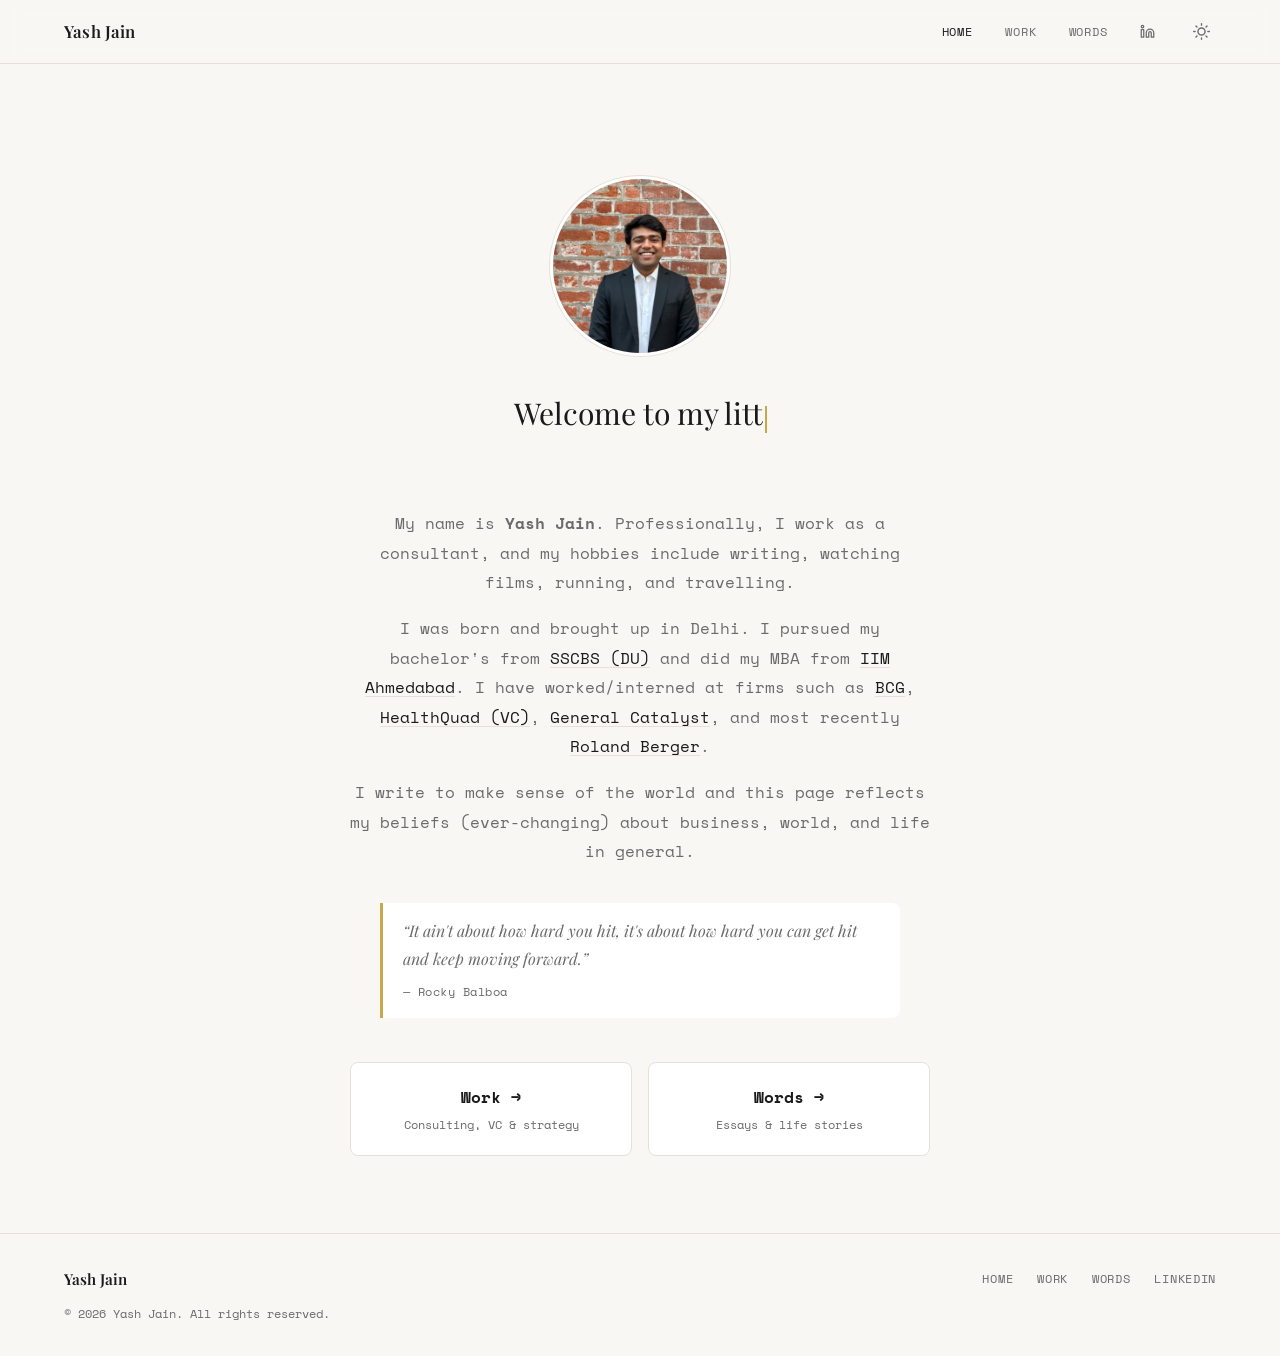
<file: index.html>
<!DOCTYPE html>
<html lang="en" data-theme="light">
<head>
  <script>
    (function () {
      try {
        document.documentElement.dataset.theme = localStorage.getItem('theme') || 'light';
      } catch (_) {}
    })();
  </script>
  <meta charset="UTF-8" />
  <meta name="viewport" content="width=device-width, initial-scale=1.0" />
  <title>Yash Jain</title>
  <meta name="description" content="Yash Jain — Management Consultant, Writer, and Explorer." />

  <!-- Open Graph -->
  <meta property="og:type"        content="website" />
  <meta property="og:url"         content="https://yashgitbest.github.io/Project-website/" />
  <meta property="og:title"       content="Yash Jain" />
  <meta property="og:description" content="Writer. Consultant. Music. Films. Comedy." />
  <meta property="og:image"       content="https://yashgitbest.github.io/Project-website/images/photo.jpg" />
  <meta name="twitter:card"       content="summary_large_image" />

  <link rel="icon" href="favicon.svg" type="image/svg+xml" />
  <link rel="preconnect" href="https://fonts.googleapis.com" />
  <link rel="preconnect" href="https://fonts.gstatic.com" crossorigin />
  <link rel="stylesheet" href="css/style.css" />
</head>
<body data-page="home">

  <!-- ═══ NAV ═══ -->
  <nav class="nav">
    <a href="index.html" class="nav-logo">Yash Jain</a>

    <div class="nav-right">
      <div class="nav-links">
        <a href="index.html"  data-nav="home">Home</a>
        <a href="work.html"   data-nav="work">Work</a>
        <a href="words.html"  data-nav="words">Words</a>
        <a href="https://www.linkedin.com/in/yash-jain-02a8b918b/"
          target="_blank" rel="noopener noreferrer"
          class="nav-icon-link" aria-label="LinkedIn">
          <svg xmlns="http://www.w3.org/2000/svg" viewBox="0 0 24 24"
            fill="none" stroke="currentColor" stroke-width="2"
            stroke-linecap="round" stroke-linejoin="round">
            <path d="M16 8a6 6 0 0 1 6 6v7h-4v-7a2 2 0 0 0-2-2 2 2 0 0 0-2 2v7h-4v-7a6 6 0 0 1 6-6z"/>
            <rect x="2" y="9" width="4" height="12"/>
            <circle cx="4" cy="4" r="2"/>
          </svg>
        </a>
      </div>

      <button class="theme-toggle" id="themeToggle" aria-label="Toggle theme">
        <svg class="icon-sun" xmlns="http://www.w3.org/2000/svg"
          viewBox="0 0 24 24" fill="none" stroke="currentColor"
          stroke-width="2" stroke-linecap="round" stroke-linejoin="round">
          <circle cx="12" cy="12" r="5"/>
          <line x1="12" y1="1"  x2="12" y2="3"/>
          <line x1="12" y1="21" x2="12" y2="23"/>
          <line x1="4.22" y1="4.22"   x2="5.64"  y2="5.64"/>
          <line x1="18.36" y1="18.36" x2="19.78" y2="19.78"/>
          <line x1="1"  y1="12" x2="3"  y2="12"/>
          <line x1="21" y1="12" x2="23" y2="12"/>
          <line x1="4.22"  y1="19.78" x2="5.64"  y2="18.36"/>
          <line x1="18.36" y1="5.64"  x2="19.78" y2="4.22"/>
        </svg>
        <svg class="icon-moon" xmlns="http://www.w3.org/2000/svg"
          viewBox="0 0 24 24" fill="none" stroke="currentColor"
          stroke-width="2" stroke-linecap="round" stroke-linejoin="round">
          <path d="M21 12.79A9 9 0 1 1 11.21 3 7 7 0 0 0 21 12.79z"/>
        </svg>
      </button>

      <button class="hamburger" id="hamburger" aria-label="Open menu" aria-expanded="false">
        <span></span><span></span><span></span>
      </button>
    </div>
  </nav>

  <!-- Mobile nav drawer -->
  <div class="nav-mobile" id="navMobile">
    <a href="index.html"  data-nav="home">Home</a>
    <a href="work.html"   data-nav="work">Work</a>
    <a href="words.html"  data-nav="words">Words</a>
    <a href="https://www.linkedin.com/in/yash-jain-02a8b918b/" target="_blank" rel="noopener noreferrer">LinkedIn</a>
  </div>

  <!-- ═══ MAIN ═══ -->
  <main>
    <div class="container">
      <section class="hero">

        <div class="hero-avatar-hover fade-in">
          <div class="hero-avatar">
            <img src="images/photo.jpg" alt="Yash Jain" />
          </div>
        </div>

        <h1 class="hero-tagline">
          <span id="typewriter"></span><span class="cursor"></span>
        </h1>

        <div class="hero-bio fade-in" id="heroBio" style="animation-delay: 0.2s"></div>

        <div class="hero-quote fade-in" style="animation-delay: 0.4s">
          <blockquote id="heroQuote"></blockquote>
          <cite id="heroQuoteAuthor"></cite>
        </div>

        <div class="home-sections fade-in" style="animation-delay: 0.6s">
          <a href="work.html" class="home-section-card">
            <div class="home-section-card-title">Work &rarr;</div>
            <div class="home-section-card-desc">Consulting, VC &amp; strategy</div>
          </a>
          <a href="words.html" class="home-section-card">
            <div class="home-section-card-title">Words &rarr;</div>
            <div class="home-section-card-desc">Essays &amp; life stories</div>
          </a>
        </div>

      </section>
    </div>
  </main>

  <!-- ═══ FOOTER ═══ -->
  <footer>
    <span class="footer-name">Yash Jain</span>
    <div class="footer-links">
      <a href="index.html">Home</a>
      <a href="work.html">Work</a>
      <a href="words.html">Words</a>
      <a href="https://www.linkedin.com/in/yash-jain-02a8b918b/" target="_blank" rel="noopener noreferrer">LinkedIn</a>
    </div>
    <span class="footer-copy">© <span id="footerYear"></span> Yash Jain. All rights reserved.</span>
  </footer>

  <script src="js/main.js"></script>
</body>
</html>
</file>
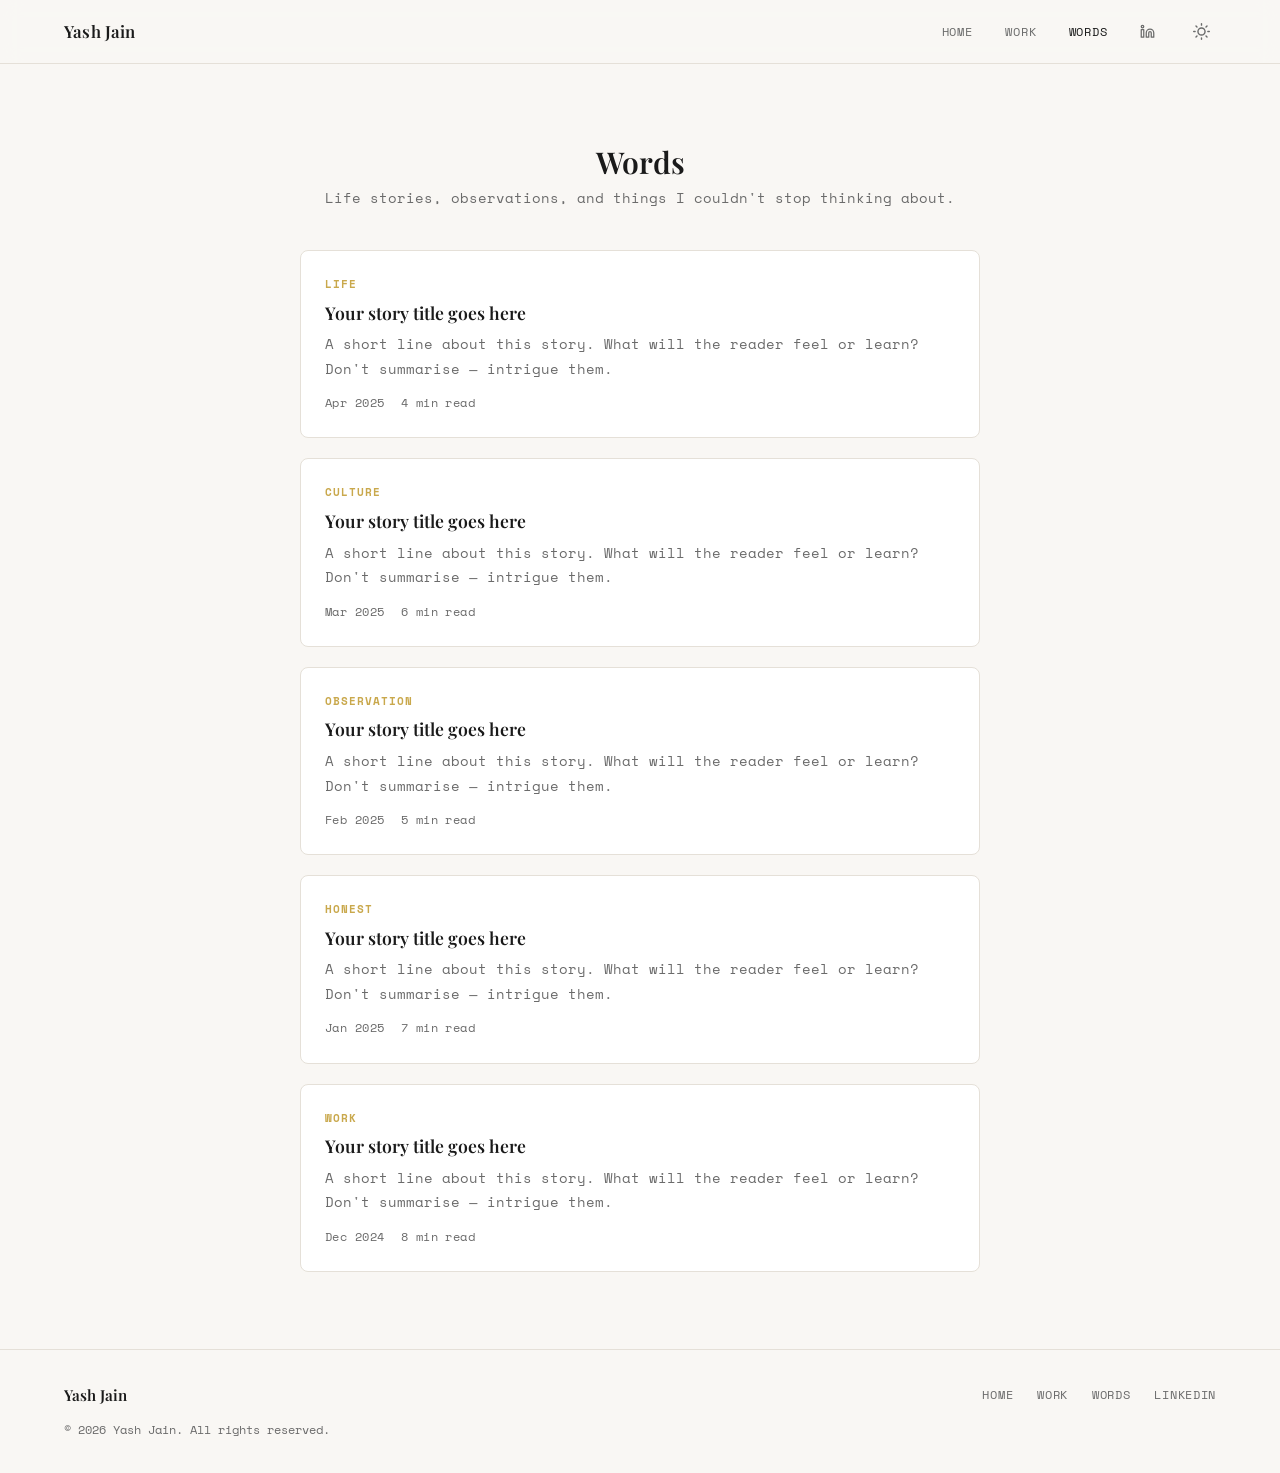
<file: words.html>
<!DOCTYPE html>
<html lang="en" data-theme="light">
<head>
  <script>
    (function () {
      try {
        document.documentElement.dataset.theme = localStorage.getItem('theme') || 'light';
      } catch (_) {}
    })();
  </script>
  <meta charset="UTF-8" />
  <meta name="viewport" content="width=device-width, initial-scale=1.0" />
  <title>Words — Yash Jain</title>
  <meta name="description" content="Stories, essays, and observations by Yash Jain." />

  <!-- Open Graph -->
  <meta property="og:type"        content="website" />
  <meta property="og:url"         content="https://yashgitbest.github.io/Project-website/words.html" />
  <meta property="og:title"       content="Words — Yash Jain" />
  <meta property="og:description" content="Life stories, observations, and things I couldn't stop thinking about." />
  <meta property="og:image"       content="https://yashgitbest.github.io/Project-website/images/photo.jpg" />
  <meta name="twitter:card"       content="summary_large_image" />

  <link rel="icon" href="favicon.svg" type="image/svg+xml" />
  <link rel="preconnect" href="https://fonts.googleapis.com" />
  <link rel="preconnect" href="https://fonts.gstatic.com" crossorigin />
  <link rel="stylesheet" href="css/style.css" />
</head>
<body data-page="words">

  <!-- ═══ NAV ═══ -->
  <nav class="nav">
    <a href="index.html" class="nav-logo">Yash Jain</a>

    <div class="nav-right">
      <div class="nav-links">
        <a href="index.html"  data-nav="home">Home</a>
        <a href="work.html"   data-nav="work">Work</a>
        <a href="words.html"  data-nav="words">Words</a>
        <a href="https://www.linkedin.com/in/yash-jain-02a8b918b/"
          target="_blank" rel="noopener noreferrer"
          class="nav-icon-link" aria-label="LinkedIn">
          <svg xmlns="http://www.w3.org/2000/svg" viewBox="0 0 24 24"
            fill="none" stroke="currentColor" stroke-width="2"
            stroke-linecap="round" stroke-linejoin="round">
            <path d="M16 8a6 6 0 0 1 6 6v7h-4v-7a2 2 0 0 0-2-2 2 2 0 0 0-2 2v7h-4v-7a6 6 0 0 1 6-6z"/>
            <rect x="2" y="9" width="4" height="12"/>
            <circle cx="4" cy="4" r="2"/>
          </svg>
        </a>
      </div>

      <button class="theme-toggle" id="themeToggle" aria-label="Toggle theme">
        <svg class="icon-sun" xmlns="http://www.w3.org/2000/svg"
          viewBox="0 0 24 24" fill="none" stroke="currentColor"
          stroke-width="2" stroke-linecap="round" stroke-linejoin="round">
          <circle cx="12" cy="12" r="5"/>
          <line x1="12" y1="1"  x2="12" y2="3"/>
          <line x1="12" y1="21" x2="12" y2="23"/>
          <line x1="4.22" y1="4.22"   x2="5.64"  y2="5.64"/>
          <line x1="18.36" y1="18.36" x2="19.78" y2="19.78"/>
          <line x1="1"  y1="12" x2="3"  y2="12"/>
          <line x1="21" y1="12" x2="23" y2="12"/>
          <line x1="4.22"  y1="19.78" x2="5.64"  y2="18.36"/>
          <line x1="18.36" y1="5.64"  x2="19.78" y2="4.22"/>
        </svg>
        <svg class="icon-moon" xmlns="http://www.w3.org/2000/svg"
          viewBox="0 0 24 24" fill="none" stroke="currentColor"
          stroke-width="2" stroke-linecap="round" stroke-linejoin="round">
          <path d="M21 12.79A9 9 0 1 1 11.21 3 7 7 0 0 0 21 12.79z"/>
        </svg>
      </button>

      <button class="hamburger" id="hamburger" aria-label="Open menu" aria-expanded="false">
        <span></span><span></span><span></span>
      </button>
    </div>
  </nav>

  <div class="nav-mobile" id="navMobile">
    <a href="index.html"  data-nav="home">Home</a>
    <a href="work.html"   data-nav="work">Work</a>
    <a href="words.html"  data-nav="words">Words</a>
    <a href="https://www.linkedin.com/in/yash-jain-02a8b918b/" target="_blank" rel="noopener noreferrer">LinkedIn</a>
  </div>

  <!-- ═══ MAIN ═══ -->
  <main>
    <div class="container">

      <div class="page-header">
        <h1 class="section-title">Words</h1>
        <p class="section-subtitle">Life stories, observations, and things I couldn't stop thinking about.</p>
      </div>

      <!-- ═══════════════════════════════════════════════════
           HOW TO ADD A NEW STORY:
           Copy one <a class="blog-card"> block, paste it at the
           top of the blog-grid div, and fill in your details.
           For a full post, create stories/my-story.html and
           set href="stories/my-story.html".
           ═══════════════════════════════════════════════════ -->

      <div class="blog-grid">

        <a href="#" class="blog-card">
          <div class="blog-card-tag">Life</div>
          <div class="blog-card-title">Your story title goes here</div>
          <div class="blog-card-excerpt">A short line about this story. What will the reader feel or learn? Don't summarise — intrigue them.</div>
          <div class="blog-card-meta">
            <span>Apr 2025</span>
            <span>4 min read</span>
          </div>
        </a>

        <a href="#" class="blog-card">
          <div class="blog-card-tag">Culture</div>
          <div class="blog-card-title">Your story title goes here</div>
          <div class="blog-card-excerpt">A short line about this story. What will the reader feel or learn? Don't summarise — intrigue them.</div>
          <div class="blog-card-meta">
            <span>Mar 2025</span>
            <span>6 min read</span>
          </div>
        </a>

        <a href="#" class="blog-card">
          <div class="blog-card-tag">Observation</div>
          <div class="blog-card-title">Your story title goes here</div>
          <div class="blog-card-excerpt">A short line about this story. What will the reader feel or learn? Don't summarise — intrigue them.</div>
          <div class="blog-card-meta">
            <span>Feb 2025</span>
            <span>5 min read</span>
          </div>
        </a>

        <a href="#" class="blog-card">
          <div class="blog-card-tag">Honest</div>
          <div class="blog-card-title">Your story title goes here</div>
          <div class="blog-card-excerpt">A short line about this story. What will the reader feel or learn? Don't summarise — intrigue them.</div>
          <div class="blog-card-meta">
            <span>Jan 2025</span>
            <span>7 min read</span>
          </div>
        </a>

        <a href="#" class="blog-card">
          <div class="blog-card-tag">Work</div>
          <div class="blog-card-title">Your story title goes here</div>
          <div class="blog-card-excerpt">A short line about this story. What will the reader feel or learn? Don't summarise — intrigue them.</div>
          <div class="blog-card-meta">
            <span>Dec 2024</span>
            <span>8 min read</span>
          </div>
        </a>

      </div>

    </div>
  </main>

  <!-- ═══ FOOTER ═══ -->
  <footer>
    <span class="footer-name">Yash Jain</span>
    <div class="footer-links">
      <a href="index.html">Home</a>
      <a href="work.html">Work</a>
      <a href="words.html">Words</a>
      <a href="https://www.linkedin.com/in/yash-jain-02a8b918b/" target="_blank" rel="noopener noreferrer">LinkedIn</a>
    </div>
    <span class="footer-copy">© <span id="footerYear"></span> Yash Jain. All rights reserved.</span>
  </footer>

  <script src="js/main.js"></script>
</body>
</html>
</file>
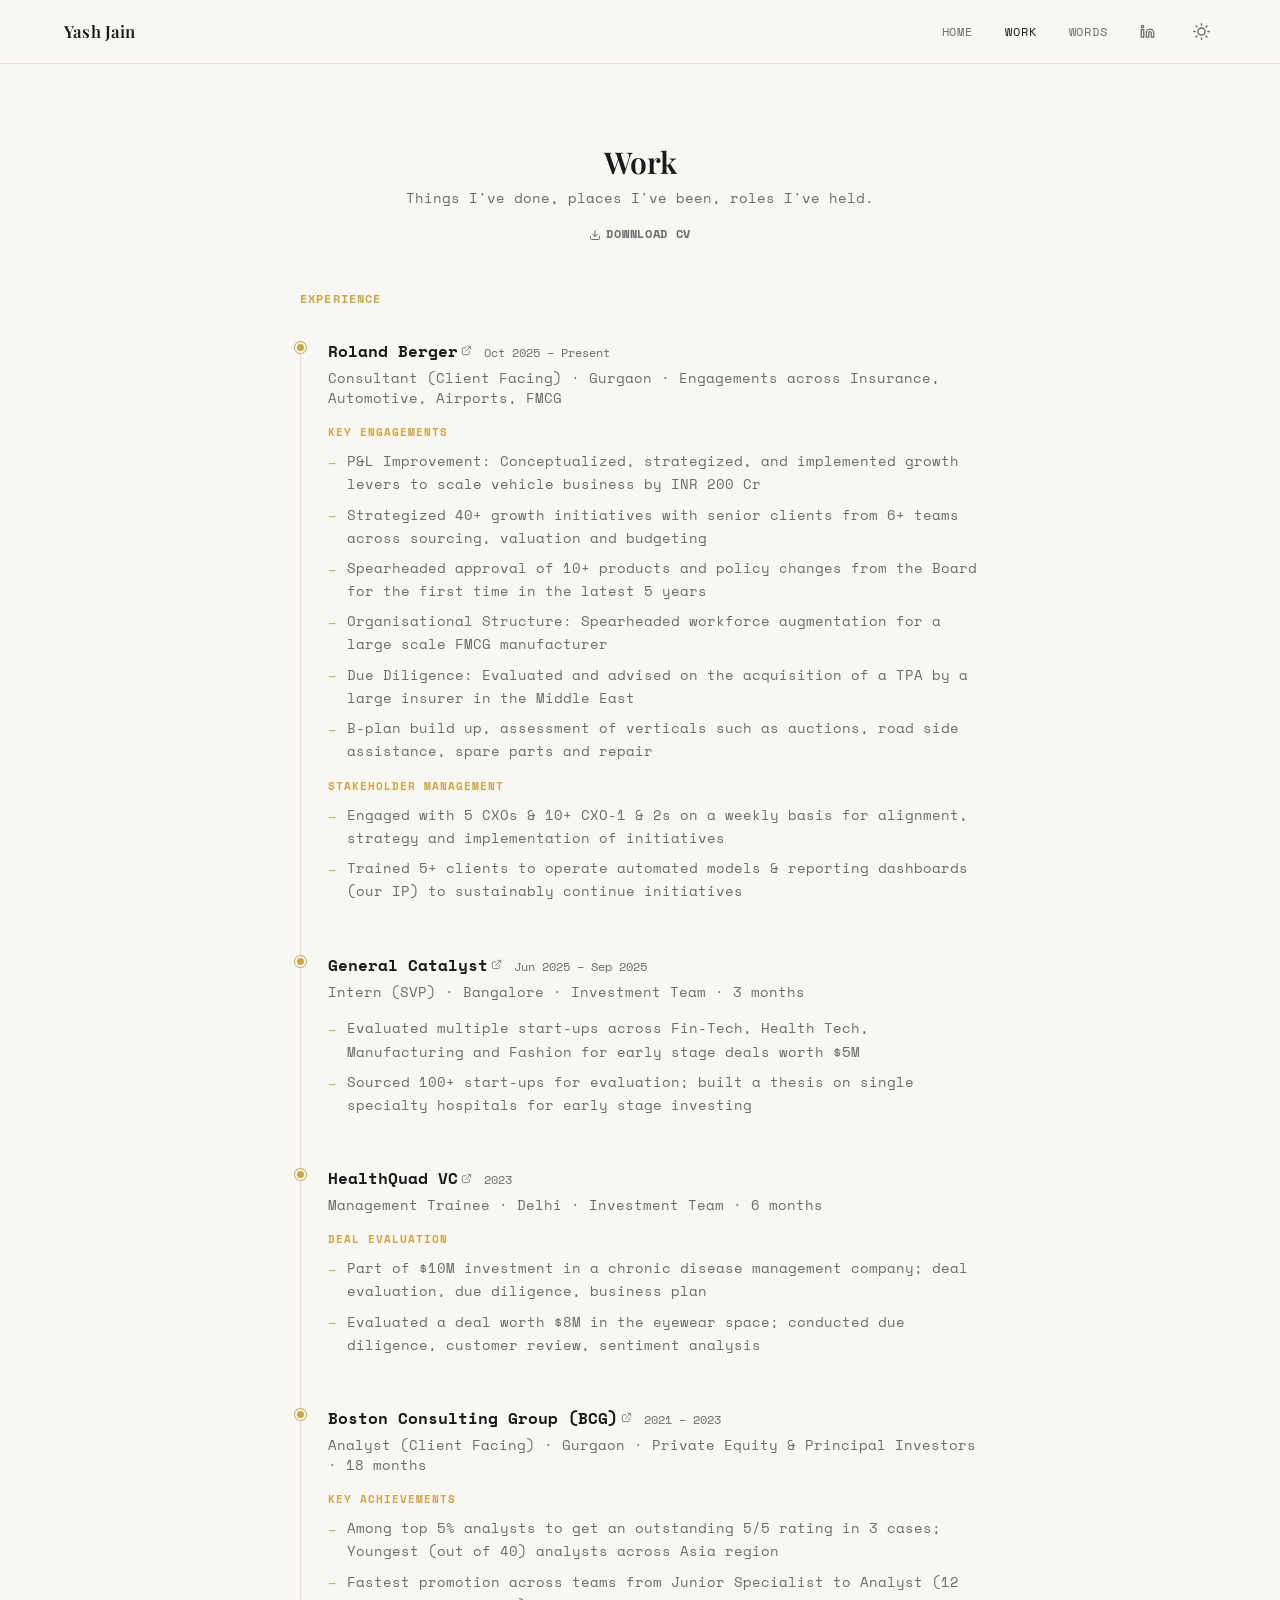
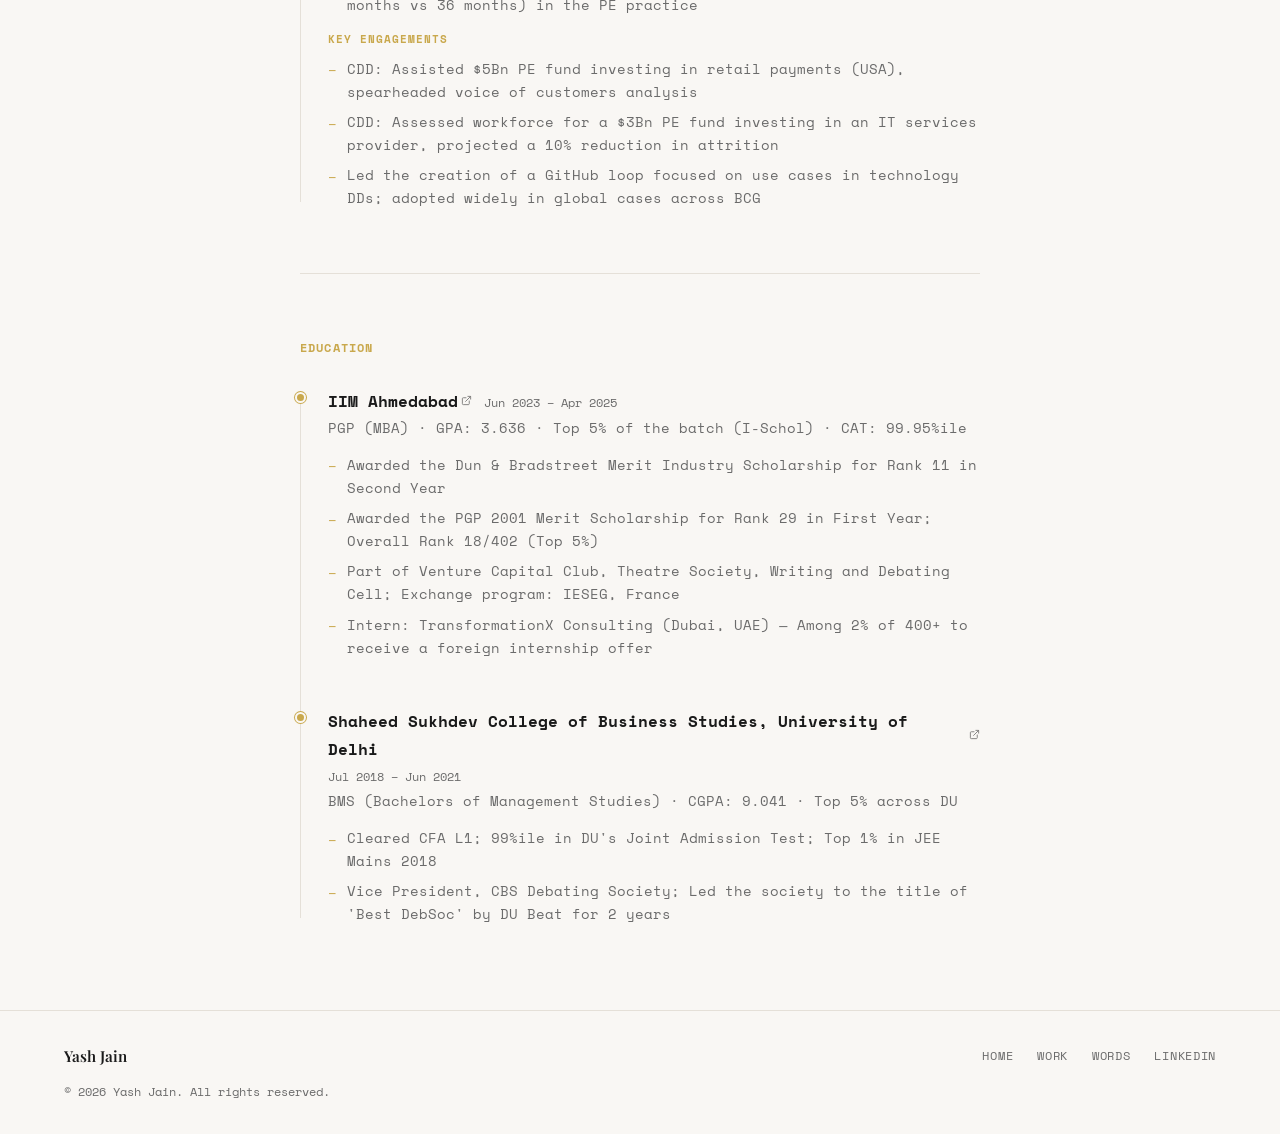
<file: work.html>
<!DOCTYPE html>
<html lang="en" data-theme="light">
<head>
  <script>
    (function () {
      try {
        document.documentElement.dataset.theme = localStorage.getItem('theme') || 'light';
      } catch (_) {}
    })();
  </script>
  <meta charset="UTF-8" />
  <meta name="viewport" content="width=device-width, initial-scale=1.0" />
  <title>Work — Yash Jain</title>
  <meta name="description" content="Yash Jain's professional experience and education." />

  <!-- Open Graph -->
  <meta property="og:type"        content="website" />
  <meta property="og:url"         content="https://yashgitbest.github.io/Project-website/work.html" />
  <meta property="og:title"       content="Work — Yash Jain" />
  <meta property="og:description" content="Consulting, venture capital, and strategy work across Roland Berger, General Catalyst, BCG, and HealthQuad." />
  <meta property="og:image"       content="https://yashgitbest.github.io/Project-website/images/photo.jpg" />
  <meta name="twitter:card"       content="summary_large_image" />

  <link rel="icon" href="favicon.svg" type="image/svg+xml" />
  <link rel="preconnect" href="https://fonts.googleapis.com" />
  <link rel="preconnect" href="https://fonts.gstatic.com" crossorigin />
  <link rel="stylesheet" href="css/style.css" />
</head>
<body data-page="work">

  <!-- ═══ NAV ═══ -->
  <nav class="nav">
    <a href="index.html" class="nav-logo">Yash Jain</a>

    <div class="nav-right">
      <div class="nav-links">
        <a href="index.html"  data-nav="home">Home</a>
        <a href="work.html"   data-nav="work">Work</a>
        <a href="words.html"  data-nav="words">Words</a>
        <a href="https://www.linkedin.com/in/yash-jain-02a8b918b/"
          target="_blank" rel="noopener noreferrer"
          class="nav-icon-link" aria-label="LinkedIn">
          <svg xmlns="http://www.w3.org/2000/svg" viewBox="0 0 24 24"
            fill="none" stroke="currentColor" stroke-width="2"
            stroke-linecap="round" stroke-linejoin="round">
            <path d="M16 8a6 6 0 0 1 6 6v7h-4v-7a2 2 0 0 0-2-2 2 2 0 0 0-2 2v7h-4v-7a6 6 0 0 1 6-6z"/>
            <rect x="2" y="9" width="4" height="12"/>
            <circle cx="4" cy="4" r="2"/>
          </svg>
        </a>
      </div>

      <button class="theme-toggle" id="themeToggle" aria-label="Toggle theme">
        <svg class="icon-sun" xmlns="http://www.w3.org/2000/svg"
          viewBox="0 0 24 24" fill="none" stroke="currentColor"
          stroke-width="2" stroke-linecap="round" stroke-linejoin="round">
          <circle cx="12" cy="12" r="5"/>
          <line x1="12" y1="1"  x2="12" y2="3"/>
          <line x1="12" y1="21" x2="12" y2="23"/>
          <line x1="4.22" y1="4.22"   x2="5.64"  y2="5.64"/>
          <line x1="18.36" y1="18.36" x2="19.78" y2="19.78"/>
          <line x1="1"  y1="12" x2="3"  y2="12"/>
          <line x1="21" y1="12" x2="23" y2="12"/>
          <line x1="4.22"  y1="19.78" x2="5.64"  y2="18.36"/>
          <line x1="18.36" y1="5.64"  x2="19.78" y2="4.22"/>
        </svg>
        <svg class="icon-moon" xmlns="http://www.w3.org/2000/svg"
          viewBox="0 0 24 24" fill="none" stroke="currentColor"
          stroke-width="2" stroke-linecap="round" stroke-linejoin="round">
          <path d="M21 12.79A9 9 0 1 1 11.21 3 7 7 0 0 0 21 12.79z"/>
        </svg>
      </button>

      <button class="hamburger" id="hamburger" aria-label="Open menu" aria-expanded="false">
        <span></span><span></span><span></span>
      </button>
    </div>
  </nav>

  <div class="nav-mobile" id="navMobile">
    <a href="index.html"  data-nav="home">Home</a>
    <a href="work.html"   data-nav="work">Work</a>
    <a href="words.html"  data-nav="words">Words</a>
    <a href="https://www.linkedin.com/in/yash-jain-02a8b918b/" target="_blank" rel="noopener noreferrer">LinkedIn</a>
  </div>

  <!-- ═══ MAIN ═══ -->
  <main>
    <div class="container">

      <div class="page-header">
        <h1 class="section-title">Work</h1>
        <p class="section-subtitle">Things I've done, places I've been, roles I've held.</p>
        <a href="resume.pdf" download class="btn-download">
          <svg xmlns="http://www.w3.org/2000/svg" viewBox="0 0 24 24"
            fill="none" stroke="currentColor" stroke-width="2"
            stroke-linecap="round" stroke-linejoin="round">
            <path d="M21 15v4a2 2 0 0 1-2 2H5a2 2 0 0 1-2-2v-4"/>
            <polyline points="7 10 12 15 17 10"/>
            <line x1="12" y1="15" x2="12" y2="3"/>
          </svg>
          Download CV
        </a>
      </div>

      <div class="timeline-group-label">Experience</div>
      <div class="timeline" id="experienceTimeline">
        <p class="loading">Loading…</p>
      </div>

      <div class="divider"></div>

      <div class="timeline-group-label">Education</div>
      <div class="timeline" id="educationTimeline">
        <p class="loading">Loading…</p>
      </div>

      <div style="height: clamp(3rem, 6vw, 5rem)"></div>

    </div>
  </main>

  <!-- ═══ FOOTER ═══ -->
  <footer>
    <span class="footer-name">Yash Jain</span>
    <div class="footer-links">
      <a href="index.html">Home</a>
      <a href="work.html">Work</a>
      <a href="words.html">Words</a>
      <a href="https://www.linkedin.com/in/yash-jain-02a8b918b/" target="_blank" rel="noopener noreferrer">LinkedIn</a>
    </div>
    <span class="footer-copy">© <span id="footerYear"></span> Yash Jain. All rights reserved.</span>
  </footer>

  <script src="js/main.js"></script>
</body>
</html>
</file>
<file: css/style.css>
@import url('https://fonts.googleapis.com/css2?family=Space+Mono:ital,wght@0,400;0,700;1,400&family=Playfair+Display:ital,wght@0,400;0,600;1,400&display=swap');

/* ═══════════════════════════════════════════
   DESIGN TOKENS
   ═══════════════════════════════════════════ */
:root {
  --color-bg:      #F9F7F4;
  --color-surface: #FFFFFF;
  --color-text-1:  #1A1A1A;
  --color-text-2:  #6B6B6B;
  --color-accent:  #C9A84C;
  --color-border:  #E5E0D8;
  --color-nav-bg:  rgba(249, 247, 244, 0.88);

  --font-sans:  'Space Mono', 'Courier New', monospace;
  --font-serif: 'Playfair Display', Georgia, serif;

  --nav-height: 64px;
  --max-width:  760px;
  --radius:     8px;
  --ease:       0.2s ease;
}

[data-theme="dark"] {
  --color-bg:      #111111;
  --color-surface: #1C1C1C;
  --color-text-1:  #EFEFEF;
  --color-text-2:  #9A9A9A;
  --color-border:  #2C2C2C;
  --color-nav-bg:  rgba(17, 17, 17, 0.88);
}

/* ═══ Reset ═══ */
*, *::before, *::after { box-sizing: border-box; margin: 0; padding: 0; }

html { scroll-behavior: smooth; }

body {
  font-family: var(--font-sans);
  background: var(--color-bg);
  color: var(--color-text-1);
  line-height: 1.75;
  -webkit-font-smoothing: antialiased;
  transition: background var(--ease), color var(--ease);
}

a { color: inherit; text-decoration: none; }
img { display: block; max-width: 100%; }
ul { list-style: none; }

/* ═══════════════════════════════════════════
   NAV
   ═══════════════════════════════════════════ */
.nav {
  position: fixed;
  top: 0; left: 0; right: 0;
  z-index: 100;
  height: var(--nav-height);
  background: var(--color-nav-bg);
  backdrop-filter: blur(10px);
  -webkit-backdrop-filter: blur(10px);
  border-bottom: 1px solid var(--color-border);
  display: flex;
  align-items: center;
  justify-content: space-between;
  padding: 0 clamp(1.5rem, 5vw, 4rem);
  transition: background var(--ease), border-color var(--ease);
}

.nav-logo {
  font-family: var(--font-serif);
  font-size: 1.05rem;
  font-weight: 600;
  letter-spacing: 0.01em;
  color: var(--color-text-1);
  transition: color var(--ease);
}
.nav-logo:hover { color: var(--color-accent); }

.nav-right {
  display: flex;
  align-items: center;
  gap: 2rem;
}

.nav-links {
  display: flex;
  align-items: center;
  gap: 2rem;
}

.nav-links a {
  font-size: 0.78rem;
  font-weight: 500;
  color: var(--color-text-2);
  letter-spacing: 0.07em;
  text-transform: uppercase;
  transition: color var(--ease);
}
.nav-links a:hover,
.nav-links a.active { color: var(--color-text-1); }

.nav-icon-link {
  display: inline-flex;
  align-items: center;
  color: var(--color-text-2);
  transition: color var(--ease);
  line-height: 0;
}
.nav-icon-link:hover,
.nav-icon-link.active { color: var(--color-accent); }
.nav-icon-link svg { width: 15px; height: 15px; }

/* Theme toggle */
.theme-toggle {
  background: none;
  border: none;
  cursor: pointer;
  color: var(--color-text-2);
  padding: 6px;
  display: flex;
  align-items: center;
  justify-content: center;
  border-radius: 50%;
  transition: color var(--ease);
  line-height: 0;
}
.theme-toggle:hover { color: var(--color-text-1); }
.theme-toggle svg { width: 17px; height: 17px; }

.icon-moon { display: none; }
[data-theme="dark"] .icon-sun  { display: none; }
[data-theme="dark"] .icon-moon { display: block; }

/* Hamburger */
.hamburger {
  display: none;
  background: none;
  border: none;
  cursor: pointer;
  color: var(--color-text-1);
  padding: 6px;
  flex-direction: column;
  gap: 5px;
  line-height: 0;
}
.hamburger span {
  display: block;
  width: 22px;
  height: 1.5px;
  background: currentColor;
  border-radius: 2px;
  transition: transform 0.25s ease, opacity 0.25s ease;
}
.hamburger.open span:nth-child(1) { transform: translateY(6.5px) rotate(45deg); }
.hamburger.open span:nth-child(2) { opacity: 0; }
.hamburger.open span:nth-child(3) { transform: translateY(-6.5px) rotate(-45deg); }

/* Mobile nav drawer */
.nav-mobile {
  display: none;
  position: fixed;
  top: var(--nav-height);
  left: 0; right: 0;
  z-index: 99;
  background: var(--color-bg);
  border-bottom: 1px solid var(--color-border);
  padding: 1.5rem clamp(1.5rem, 5vw, 4rem);
  flex-direction: column;
  gap: 1.25rem;
  transition: background var(--ease);
}
.nav-mobile.open { display: flex; }
.nav-mobile a {
  font-size: 0.78rem;
  font-weight: 500;
  color: var(--color-text-2);
  letter-spacing: 0.07em;
  text-transform: uppercase;
  transition: color var(--ease);
}
.nav-mobile a:hover,
.nav-mobile a.active { color: var(--color-text-1); }

@media (max-width: 600px) {
  .nav-links { display: none; }
  .hamburger { display: flex; }
}

/* ═══════════════════════════════════════════
   PAGE SHELL
   ═══════════════════════════════════════════ */
main {
  padding-top: var(--nav-height);
  min-height: 100vh;
}

.container {
  max-width: var(--max-width);
  margin: 0 auto;
  padding: 0 clamp(1.5rem, 5vw, 2.5rem);
}

/* ═══════════════════════════════════════════
   HOME — HERO
   ═══════════════════════════════════════════ */
.hero {
  padding: clamp(4rem, 10vw, 7rem) 0 clamp(3rem, 6vw, 5rem);
  display: flex;
  flex-direction: column;
  align-items: center;
  text-align: center;
  gap: 2.25rem;
}

.hero-avatar {
  width: 180px;
  height: 180px;
  border-radius: 50%;
  background: var(--color-border);
  display: flex;
  align-items: center;
  justify-content: center;
  overflow: hidden;
  flex-shrink: 0;
  border: 3px solid var(--color-surface);
  box-shadow: 0 0 0 1px var(--color-border);
}
.hero-avatar-hover:hover img { transform: scale(1.04); transition: 0.4s ease; }
.hero-avatar img { width: 100%; height: 100%; object-fit: cover; }

.hero-tagline {
  font-family: var(--font-serif);
  font-size: clamp(1.4rem, 3.5vw, 1.875rem);
  font-weight: 400;
  line-height: 1.45;
  color: var(--color-text-1);
  min-height: 2.7em;
  max-width: 600px;
}

.cursor {
  display: inline-block;
  width: 2px;
  height: 0.9em;
  background: var(--color-accent);
  margin-left: 2px;
  vertical-align: text-bottom;
  animation: blink 0.85s step-end infinite;
}
@keyframes blink { 0%, 100% { opacity: 1; } 50% { opacity: 0; } }

.hero-bio {
  max-width: 580px;
  color: var(--color-text-2);
  font-size: 0.975rem;
  line-height: 1.9;
  text-align: center;
}
.hero-bio p + p { margin-top: 1rem; }
.hero-bio a {
  color: var(--color-text-1);
  text-decoration: underline;
  text-underline-offset: 3px;
  text-decoration-color: var(--color-border);
  transition: color var(--ease), text-decoration-color var(--ease);
}
.hero-bio a:hover {
  color: var(--color-accent);
  text-decoration-color: var(--color-accent);
}

.hero-quote {
  max-width: 520px;
  border-left: 3px solid var(--color-accent);
  padding: 0.9rem 1.25rem;
  text-align: left;
  background: var(--color-surface);
  border-radius: 0 var(--radius) var(--radius) 0;
}
.hero-quote blockquote {
  font-family: var(--font-serif);
  font-style: italic;
  font-size: 1rem;
  color: var(--color-text-2);
  line-height: 1.75;
}
.hero-quote cite {
  display: block;
  margin-top: 0.5rem;
  font-size: 0.78rem;
  font-style: normal;
  color: var(--color-text-2);
  letter-spacing: 0.04em;
}

.home-sections {
  display: grid;
  grid-template-columns: 1fr 1fr;
  gap: 1rem;
  width: 100%;
  max-width: 580px;
  margin-top: 0.5rem;
}

.home-section-card {
  display: block;
  border: 1px solid var(--color-border);
  border-radius: var(--radius);
  padding: 1.25rem 1.5rem;
  background: var(--color-surface);
  transition: border-color var(--ease), transform var(--ease), box-shadow var(--ease);
}
.home-section-card:hover {
  border-color: var(--color-accent);
  transform: translateY(-2px);
  box-shadow: 0 4px 20px rgba(0, 0, 0, 0.06);
}
.home-section-card-title {
  font-size: 1rem;
  font-weight: 700;
  color: var(--color-text-1);
  margin-bottom: 0.35rem;
}
.home-section-card-desc {
  font-size: 0.78rem;
  color: var(--color-text-2);
  line-height: 1.5;
}

@media (max-width: 480px) {
  .home-sections { grid-template-columns: 1fr; }
}

/* ═══════════════════════════════════════════
   SHARED — SECTION CHROME
   ═══════════════════════════════════════════ */
.page-header {
  padding: clamp(3rem, 7vw, 5rem) 0 2.5rem;
  text-align: center;
}

.section-title {
  font-family: var(--font-serif);
  font-size: clamp(1.5rem, 3vw, 1.875rem);
  font-weight: 600;
  color: var(--color-text-1);
  line-height: 1.2;
}

.section-subtitle {
  margin-top: 0.35rem;
  font-size: 0.875rem;
  color: var(--color-text-2);
}

.divider {
  height: 1px;
  background: var(--color-border);
  margin: clamp(2.5rem, 5vw, 4rem) 0;
}

/* ═══════════════════════════════════════════
   WORK — DOWNLOAD BUTTON
   ═══════════════════════════════════════════ */
.btn-download {
  display: inline-flex;
  align-items: center;
  gap: 0.35rem;
  font-size: 0.72rem;
  font-weight: 600;
  letter-spacing: 0.06em;
  text-transform: uppercase;
  color: var(--color-text-2);
  margin-top: 0.9rem;
  transition: color var(--ease);
}
.btn-download:hover { color: var(--color-accent); }
.btn-download svg { width: 12px; height: 12px; }

/* ═══════════════════════════════════════════
   WORK — TIMELINE
   ═══════════════════════════════════════════ */
.timeline-group-label {
  font-size: 0.72rem;
  font-weight: 700;
  letter-spacing: 0.1em;
  text-transform: uppercase;
  color: var(--color-accent);
  margin-bottom: 1.75rem;
}

.timeline {
  position: relative;
  padding-left: 1.75rem;
  margin-bottom: 0.5rem;
}
.timeline::before {
  content: '';
  position: absolute;
  left: 0;
  top: 7px;
  bottom: 7px;
  width: 1px;
  background: var(--color-border);
}

.timeline-entry {
  position: relative;
  margin-bottom: 3rem;
  border-radius: var(--radius);
  transition: transform var(--ease), opacity 0.5s ease, translate 0.5s ease;
  cursor: default;
  opacity: 0;
  translate: 0 18px;
}
.timeline-entry.is-visible { opacity: 1; translate: 0 0; }
.timeline-entry:last-child { margin-bottom: 0; }

.timeline-entry::after {
  content: '';
  position: absolute;
  inset: -0.6rem -0.75rem;
  border-radius: var(--radius);
  background: var(--color-surface);
  border: 1px solid var(--color-border);
  z-index: -1;
  opacity: 0;
  transition: opacity var(--ease), box-shadow var(--ease);
}
.timeline-entry:hover::after {
  opacity: 1;
  box-shadow: 0 2px 16px rgba(0, 0, 0, 0.06);
}
.timeline-entry:hover .entry-company { color: var(--color-accent); }

.timeline-entry::before {
  content: '';
  position: absolute;
  left: -1.75rem;
  top: 7px;
  width: 7px;
  height: 7px;
  border-radius: 50%;
  background: var(--color-accent);
  transform: translateX(-3px);
  box-shadow: 0 0 0 2px var(--color-bg), 0 0 0 3px var(--color-accent);
  z-index: 1;
  transition: box-shadow var(--ease);
}
.timeline-entry:hover::before {
  box-shadow: 0 0 0 2px var(--color-surface), 0 0 0 3px var(--color-accent);
}

.entry-header {
  display: flex;
  align-items: baseline;
  flex-wrap: wrap;
  gap: 0.2rem 0.75rem;
  margin-bottom: 0.2rem;
}

.entry-company {
  font-size: 1rem;
  font-weight: 600;
  color: var(--color-text-1);
  display: inline-flex;
  align-items: center;
  gap: 0.2rem;
  transition: color var(--ease);
}
.entry-company:hover { color: var(--color-accent); }
.entry-company svg { width: 11px; height: 11px; opacity: 0.55; flex-shrink: 0; }

.entry-dates {
  font-size: 0.78rem;
  color: var(--color-text-2);
}

.entry-meta {
  font-size: 0.85rem;
  color: var(--color-text-2);
  margin-bottom: 0.9rem;
  line-height: 1.5;
}

.entry-sub-label {
  font-size: 0.68rem;
  font-weight: 700;
  letter-spacing: 0.09em;
  text-transform: uppercase;
  color: var(--color-accent);
  margin: 0.9rem 0 0.45rem;
}

.entry-bullets {
  display: flex;
  flex-direction: column;
  gap: 0.45rem;
}
.entry-bullets li {
  font-size: 0.875rem;
  color: var(--color-text-2);
  display: flex;
  gap: 0.6rem;
  line-height: 1.65;
}
.entry-bullets li::before {
  content: '–';
  color: var(--color-accent);
  flex-shrink: 0;
  margin-top: 0.05em;
}

/* ═══════════════════════════════════════════
   WORDS / BLOG — LISTING
   ═══════════════════════════════════════════ */
.blog-grid {
  display: flex;
  flex-direction: column;
  gap: 1.25rem;
  padding-bottom: clamp(3rem, 6vw, 5rem);
}

.blog-card {
  display: block;
  background: var(--color-surface);
  border: 1px solid var(--color-border);
  border-radius: var(--radius);
  padding: 1.5rem;
  cursor: pointer;
  transition: border-color var(--ease), transform var(--ease), box-shadow var(--ease);
  text-decoration: none;
  color: inherit;
}
.blog-card:hover {
  border-color: var(--color-accent);
  transform: translateY(-2px);
  box-shadow: 0 4px 20px rgba(0, 0, 0, 0.06);
}

.blog-card-tag {
  font-size: 0.68rem;
  font-weight: 700;
  letter-spacing: 0.09em;
  text-transform: uppercase;
  color: var(--color-accent);
  margin-bottom: 0.4rem;
}

.blog-card-title {
  font-family: var(--font-serif);
  font-size: 1.1rem;
  font-weight: 600;
  color: var(--color-text-1);
  margin-bottom: 0.45rem;
  line-height: 1.4;
}

.blog-card-excerpt {
  font-size: 0.875rem;
  color: var(--color-text-2);
  line-height: 1.75;
}

.blog-card-meta {
  display: flex;
  gap: 1rem;
  margin-top: 0.75rem;
  font-size: 0.72rem;
  color: var(--color-text-2);
  letter-spacing: 0.04em;
}

.blog-empty {
  padding: clamp(3rem, 7vw, 5rem) 0;
  color: var(--color-text-2);
  font-size: 0.9rem;
  text-align: center;
}

/* Loading state */
.loading {
  color: var(--color-text-2);
  font-size: 0.875rem;
  padding: 2rem 0;
}

/* ═══════════════════════════════════════════
   FOOTER
   ═══════════════════════════════════════════ */
footer {
  border-top: 1px solid var(--color-border);
  padding: 2rem clamp(1.5rem, 5vw, 4rem);
  display: flex;
  align-items: center;
  justify-content: space-between;
  flex-wrap: wrap;
  gap: 0.75rem 1.5rem;
}

.footer-name {
  font-family: var(--font-serif);
  font-size: 0.95rem;
  color: var(--color-text-1);
  font-weight: 600;
}

.footer-links {
  display: flex;
  gap: 1.5rem;
  flex-wrap: wrap;
}
.footer-links a {
  font-size: 0.72rem;
  color: var(--color-text-2);
  letter-spacing: 0.06em;
  text-transform: uppercase;
  font-weight: 500;
  transition: color var(--ease);
}
.footer-links a:hover { color: var(--color-text-1); }

.footer-copy {
  font-size: 0.72rem;
  color: var(--color-text-2);
  width: 100%;
}

/* ═══════════════════════════════════════════
   UTILITIES — ANIMATIONS
   ═══════════════════════════════════════════ */
.fade-in {
  opacity: 0;
  transform: translateY(14px);
  animation: fadeUp 0.6s ease forwards;
}
@keyframes fadeUp { to { opacity: 1; transform: none; } }

@media (max-width: 480px) {
  footer { flex-direction: column; align-items: flex-start; }
}
</file>
